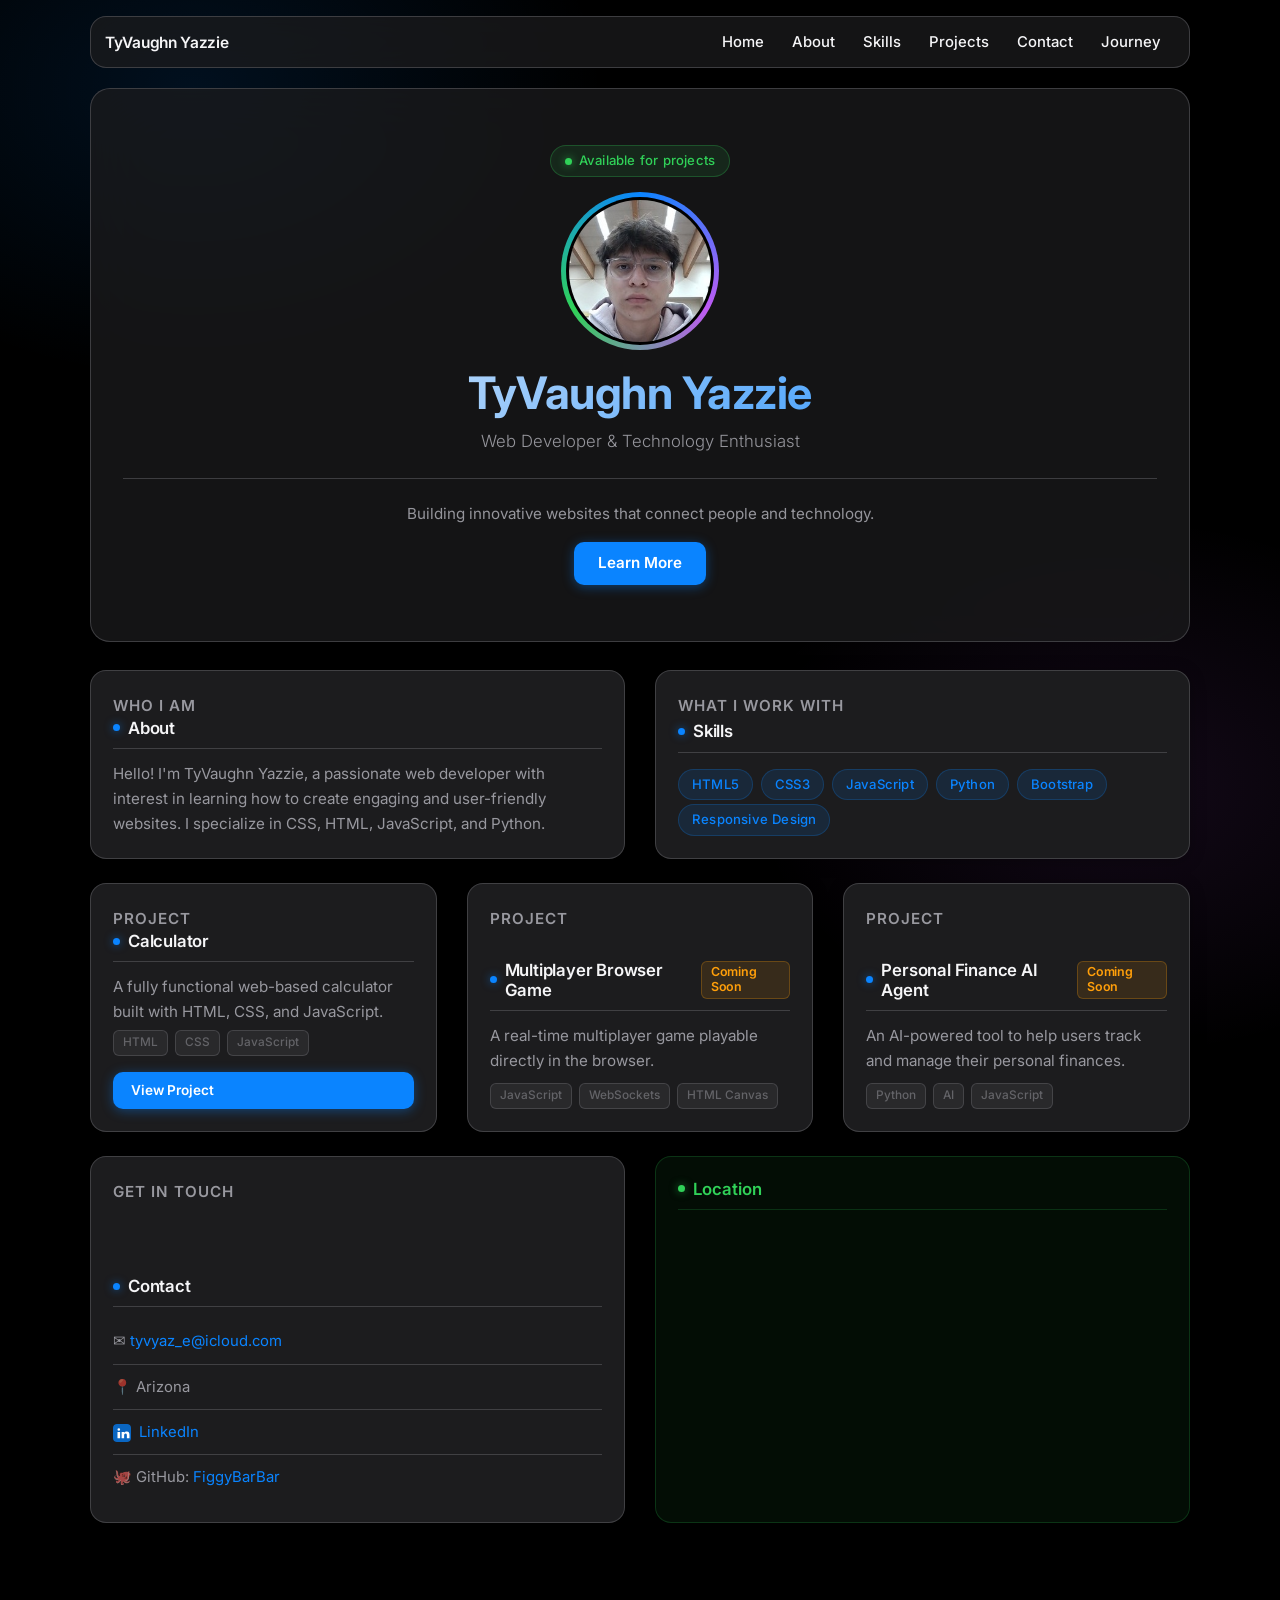
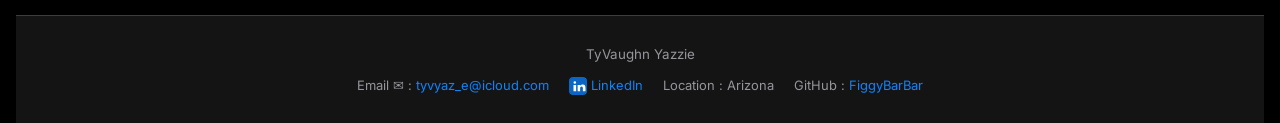
<file: index.html>
<!DOCTYPE html>
<!--
Name: TyVaughn Yazzie
File Name: index.html
Date: 4/29/2026
-->
<html lang="en">
<head>
  <meta charset="utf-8">
  <meta name="viewport" content="width=device-width, initial-scale=1, shrink-to-fit=no">
  <meta name="description" content="TyVaughn Yazzie's personal portfolio - web developer specializing in HTML, CSS, JavaScript, and Python.">
  <title>TyVaughn Yazzie | Web Developer Portfolio</title>

  <!-- Bootstrap 4 -->
  <link rel="stylesheet" href="https://cdn.jsdelivr.net/npm/bootstrap@4.6.2/dist/css/bootstrap.min.css">

  <!-- Google Fonts -->
  <link href="https://fonts.googleapis.com/css2?family=Inter:wght@300;400;500;600;700&display=swap" rel="stylesheet">

  <style>
    :root {
      --bg:        #000000;
      --panel:     #1c1c1e;
      --card:      #2c2c2e;
      --ink:       #f5f5f7;
      --secondary: rgba(235, 235, 245, 0.6);
      --tertiary:  rgba(235, 235, 245, 0.3);
      --accent:    #0a84ff;
      --purple:    #bf5af2;
      --green:     #30d158;
      --line:      rgba(84, 84, 88, 0.65);
      --glass:     rgba(28, 28, 30, 0.72);
    }

    *, *::before, *::after { box-sizing: border-box; }

    html { scroll-behavior: smooth; }

    body {
      background-color: var(--bg) !important;
      color: var(--ink) !important;
      font-family: -apple-system, BlinkMacSystemFont, 'SF Pro Display', 'Inter', 'Helvetica Neue', sans-serif !important;
      padding: 0 16px;
      -webkit-font-smoothing: antialiased;
      animation: fadeIn 0.5s ease;
    }

    a { color: var(--accent); text-decoration: none; transition: opacity 0.18s ease; }
    a:hover { opacity: 0.72; }

    /* Ambient blobs */
    body::before {
      content: '';
      position: fixed; top: -25%; left: -20%;
      width: 70%; height: 70%;
      background: radial-gradient(ellipse at center, rgba(10, 132, 255, 0.12) 0%, transparent 65%);
      pointer-events: none; z-index: -1;
    }
    body::after {
      content: '';
      position: fixed; bottom: -20%; right: -20%;
      width: 65%; height: 65%;
      background: radial-gradient(ellipse at center, rgba(191, 90, 242, 0.10) 0%, transparent 65%);
      pointer-events: none; z-index: -1;
    }

    /* Thin macOS scrollbar */
    ::-webkit-scrollbar { width: 5px; }
    ::-webkit-scrollbar-track { background: transparent; }
    ::-webkit-scrollbar-thumb { background: rgba(84, 84, 88, 0.5); border-radius: 3px; }

    /* Navbar */
    .navbar {
      background: var(--glass) !important;
      backdrop-filter: blur(20px);
      -webkit-backdrop-filter: blur(20px);
      border: 1px solid var(--line);
      border-radius: 16px;
      max-width: 1100px;
      margin: 16px auto 20px;
      padding: 6px 14px;
    }

    .navbar-brand {
      color: var(--ink) !important;
      font-weight: 600;
      font-size: 0.97rem;
      letter-spacing: -0.3px;
    }

    .nav-link {
      color: var(--ink) !important;
      font-weight: 500;
      font-size: 0.93em;
      border-radius: 10px;
      padding: 8px 14px !important;
      transition: background-color 0.18s ease, transform 0.15s ease;
    }

    .nav-link:hover {
      background-color: rgba(255, 255, 255, 0.08) !important;
      transform: translateY(-1px);
      opacity: 1 !important;
    }

    .navbar-toggler { border: none; }
    .navbar-toggler-icon {
      background-image: url("data:image/svg+xml,%3csvg xmlns='http://www.w3.org/2000/svg' width='30' height='30' viewBox='0 0 30 30'%3e%3cpath stroke='rgba(245,245,247,0.85)' stroke-linecap='round' stroke-miterlimit='10' stroke-width='2' d='M4 7h22M4 15h22M4 23h22'/%3e%3c/svg%3e");
    }

    /* Jumbotron */
    .jumbotron {
      background: var(--glass) !important;
      backdrop-filter: blur(30px);
      -webkit-backdrop-filter: blur(30px);
      border: 1px solid var(--line);
      border-radius: 20px !important;
      color: var(--ink) !important;
      text-align: center;
      padding: 56px 32px !important;
      max-width: 1100px;
      margin: 0 auto 28px;
    }

    /* Gradient hero title */
    .jumbotron h1 {
      font-size: clamp(1.8rem, 5vw, 2.8rem);
      font-weight: 700;
      letter-spacing: -0.5px;
      background: linear-gradient(135deg, #f5f5f7 0%, var(--accent) 50%, var(--purple) 100%);
      -webkit-background-clip: text;
      -webkit-text-fill-color: transparent;
      background-clip: text;
      animation: gradientShift 6s ease-in-out infinite;
      background-size: 200% 200%;
    }

    .jumbotron .lead { color: var(--secondary); font-size: 1.05rem; }
    .jumbotron hr { border-color: var(--line); }
    .jumbotron p { color: var(--secondary); font-size: 0.95rem; }

    /* Status badge */
    .status-badge {
      display: inline-flex;
      align-items: center;
      gap: 7px;
      background: rgba(48, 209, 88, 0.1);
      border: 1px solid rgba(48, 209, 88, 0.25);
      border-radius: 20px;
      padding: 5px 14px;
      font-size: 0.82em;
      font-weight: 500;
      color: var(--green);
      margin-bottom: 18px;
      letter-spacing: 0.2px;
    }

    .status-dot {
      width: 7px;
      height: 7px;
      border-radius: 50%;
      background: var(--green);
      box-shadow: 0 0 8px rgba(48, 209, 88, 0.7);
      animation: dotPulseGreen 2.5s ease-in-out infinite;
    }

    /* Profile picture with spinning gradient ring */
    .pfp-wrapper {
      position: relative;
      width: 152px;
      height: 152px;
      margin: 0 auto 20px;
      animation: float 5s ease-in-out infinite;
    }

    .pfp-wrapper::before {
      content: '';
      position: absolute;
      inset: -3px;
      border-radius: 50%;
      background: conic-gradient(from 0deg, var(--accent), var(--purple), var(--green), var(--accent));
      animation: spinRing 5s linear infinite;
      z-index: 0;
    }

    .pfp-wrapper::after {
      content: '';
      position: absolute;
      inset: 2px;
      border-radius: 50%;
      background: var(--bg);
      z-index: 1;
    }

    .pfp-hero {
      position: absolute;
      inset: 5px;
      width: calc(100% - 10px);
      height: calc(100% - 10px);
      object-fit: cover;
      border-radius: 50%;
      z-index: 2;
    }

    .btn-apple {
      background: var(--accent);
      color: #fff !important;
      border: none;
      border-radius: 10px;
      font-weight: 600;
      font-size: 0.95em;
      padding: 10px 24px;
      box-shadow: 0 2px 12px rgba(10, 132, 255, 0.4);
      transition: opacity 0.18s ease, transform 0.15s ease, box-shadow 0.18s ease;
      display: inline-block;
    }

    .btn-apple:hover {
      opacity: 0.86;
      transform: translateY(-1px);
      box-shadow: 0 4px 20px rgba(10, 132, 255, 0.5);
    }

    /* Main */
    .portfolio-main {
      max-width: 1100px;
      margin: 0 auto;
      padding-bottom: 24px;
    }

    /* Apple card */
    .apple-card {
      background: var(--panel);
      border: 1px solid var(--line);
      border-radius: 16px;
      padding: 22px;
      box-shadow: 0 2px 16px rgba(0, 0, 0, 0.3);
      transition: box-shadow 0.25s ease, transform 0.25s ease, border-color 0.25s ease;
      color: var(--ink);
      height: 100%;
      display: flex;
      flex-direction: column;
    }

    .apple-card:hover {
      box-shadow: 0 8px 32px rgba(0, 0, 0, 0.5), 0 0 0 1px rgba(10, 132, 255, 0.22);
      transform: translateY(-3px);
      border-color: rgba(10, 132, 255, 0.2);
    }

    .apple-card h2, .apple-card h5 {
      font-size: 1.05em;
      font-weight: 600;
      color: var(--ink);
      padding-bottom: 10px;
      border-bottom: 1px solid var(--line);
      margin-bottom: 12px;
      letter-spacing: -0.2px;
      display: flex;
      align-items: center;
      gap: 8px;
    }

    .apple-card h2::before, .apple-card h5::before {
      content: '';
      flex-shrink: 0;
      width: 7px; height: 7px;
      border-radius: 50%;
      background: var(--accent);
      box-shadow: 0 0 8px rgba(10, 132, 255, 0.6);
      animation: dotPulse 2.8s ease-in-out infinite;
    }

    .apple-card p {
      color: var(--secondary);
      font-size: 0.95em;
      line-height: 1.65;
      margin-bottom: 0;
      flex: 1;
    }

    /* Card category label */
    .card-label {
      font-size: 0.7em;
      font-weight: 600;
      text-transform: uppercase;
      letter-spacing: 1px;
      color: var(--tertiary);
      margin-bottom: 14px;
    }

    /* Green aside card */
    .apple-card-green {
      background: rgba(48, 209, 88, 0.06);
      border: 1px solid rgba(48, 209, 88, 0.2);
      border-radius: 16px;
      padding: 22px;
      box-shadow: 0 2px 16px rgba(0, 0, 0, 0.25);
      color: var(--ink);
      height: 100%;
      transition: box-shadow 0.25s ease, transform 0.25s ease;
    }

    .apple-card-green:hover {
      box-shadow: 0 8px 32px rgba(0, 0, 0, 0.4), 0 0 0 1px rgba(48, 209, 88, 0.2);
      transform: translateY(-3px);
    }

    .apple-card-green h2 {
      font-size: 1.05em;
      font-weight: 600;
      color: var(--green);
      padding-bottom: 10px;
      border-bottom: 1px solid rgba(48, 209, 88, 0.18);
      margin-bottom: 12px;
      display: flex;
      align-items: center;
      gap: 8px;
    }

    .apple-card-green h2::before {
      content: '';
      flex-shrink: 0;
      width: 7px; height: 7px;
      border-radius: 50%;
      background: var(--green);
      box-shadow: 0 0 8px rgba(48, 209, 88, 0.6);
    }

    /* Skill pills */
    .skill-pill {
      display: inline-block;
      padding: 5px 13px;
      border-radius: 20px;
      font-size: 0.82em;
      font-weight: 500;
      background: rgba(10, 132, 255, 0.12);
      color: var(--accent);
      border: 1px solid rgba(10, 132, 255, 0.22);
      margin: 4px 4px 0 0;
      letter-spacing: 0.2px;
      transition: background 0.18s ease, transform 0.15s ease;
    }

    .skill-pill:hover {
      background: rgba(10, 132, 255, 0.22);
      transform: translateY(-1px);
    }

    /* Project tech tags */
    .tech-tag {
      display: inline-block;
      padding: 3px 9px;
      border-radius: 6px;
      font-size: 0.74em;
      font-weight: 500;
      background: rgba(255, 255, 255, 0.06);
      color: var(--tertiary);
      border: 1px solid var(--line);
      margin: 6px 3px 0 0;
    }

    /* Coming soon badge */
    .badge-soon {
      display: inline-block;
      padding: 3px 9px;
      border-radius: 6px;
      font-size: 0.74em;
      font-weight: 600;
      background: rgba(255, 159, 10, 0.12);
      color: #ff9f0a;
      border: 1px solid rgba(255, 159, 10, 0.25);
      margin-left: 6px;
      vertical-align: middle;
    }

    /* Contact list */
    .contact-list {
      list-style: none;
      padding: 0;
      margin: 0;
    }

    .contact-list li {
      padding: 11px 0;
      border-bottom: 1px solid var(--line);
      font-size: 0.93em;
      color: var(--secondary);
      transition: color 0.18s ease;
    }

    .contact-list li:hover { color: var(--ink); }
    .contact-list li:last-child { border-bottom: none; }
    .contact-list a { color: var(--accent); }

    /* Map iframe */
    iframe {
      border: 0 !important;
      border-radius: 12px;
      width: 100%;
      margin-top: 12px;
    }

    /* Social icon */
    .social-icon {
      width: 18px; height: 18px;
      border-radius: 4px;
      display: inline-block;
      vertical-align: middle;
      margin-right: 4px;
    }

    /* Footer */
    footer {
      background: var(--glass) !important;
      backdrop-filter: blur(20px);
      -webkit-backdrop-filter: blur(20px);
      border-top: 1px solid var(--line);
      color: var(--secondary);
      text-align: center;
      padding: 28px 16px;
      margin-top: 44px;
      font-size: 0.88em;
    }

    footer p { color: var(--secondary); font-size: 0.95em; margin-bottom: 0; }

    footer ul {
      list-style: none;
      padding: 0;
      margin: 12px 0 0;
      display: flex;
      flex-wrap: wrap;
      justify-content: center;
      gap: 6px 20px;
    }

    footer li { color: var(--secondary); font-size: 0.92em; }
    footer a { color: var(--accent); }

    /* Scroll reveal */
    .reveal {
      opacity: 0;
      transform: translateY(20px);
      transition: opacity 0.55s cubic-bezier(0.4, 0, 0.2, 1),
                  transform 0.55s cubic-bezier(0.4, 0, 0.2, 1);
    }
    .reveal.visible {
      opacity: 1;
      transform: translateY(0);
    }

    /* Keyframes */
    @keyframes fadeIn {
      from { opacity: 0; transform: translateY(10px); }
      to   { opacity: 1; transform: translateY(0); }
    }
    @keyframes float {
      0%, 100% { transform: translateY(0); }
      50%       { transform: translateY(-7px); }
    }
    @keyframes spinRing {
      to { transform: rotate(360deg); }
    }
    @keyframes gradientShift {
      0%, 100% { background-position: 0% 50%; }
      50%       { background-position: 100% 50%; }
    }
    @keyframes dotPulse {
      0%, 100% { box-shadow: 0 0 6px rgba(10, 132, 255, 0.5); }
      50%       { box-shadow: 0 0 16px rgba(10, 132, 255, 1); }
    }
    @keyframes dotPulseGreen {
      0%, 100% { box-shadow: 0 0 6px rgba(48, 209, 88, 0.5); }
      50%       { box-shadow: 0 0 14px rgba(48, 209, 88, 1); }
    }
  </style>
</head>
<body>

<!-- Bootstrap Navbar -->
<nav class="navbar navbar-expand-md">
  <a class="navbar-brand" href="#">TyVaughn Yazzie</a>
  <button class="navbar-toggler" type="button" data-toggle="collapse" data-target="#mainNav"
    aria-controls="mainNav" aria-expanded="false" aria-label="Toggle navigation">
    <span class="navbar-toggler-icon"></span>
  </button>
  <div class="collapse navbar-collapse" id="mainNav">
    <ul class="navbar-nav ml-auto">
      <li class="nav-item"><a class="nav-link active" href="Index.html">Home</a></li>
      <li class="nav-item"><a class="nav-link" href="about.html">About</a></li>
      <li class="nav-item"><a class="nav-link" href="skills.html">Skills</a></li>
      <li class="nav-item"><a class="nav-link" href="projects.html">Projects</a></li>
      <li class="nav-item"><a class="nav-link" href="contact.html">Contact</a></li>
      <li class="nav-item"><a class="nav-link" href="journey.html">Journey</a></li>
    </ul>
  </div>
</nav>

<!-- Hero -->
<div class="jumbotron">
  <div class="status-badge">
    <span class="status-dot"></span>
    Available for projects
  </div>
  <div class="pfp-wrapper">
    <img src="images/tyvaughn.jpg" class="pfp-hero" alt="Picture of TyVaughn Yazzie">
  </div>
  <h1 class="display-4">TyVaughn Yazzie</h1>
  <p class="lead">Web Developer &amp; Technology Enthusiast</p>
  <hr class="my-4">
  <p>Building innovative websites that connect people and technology.</p>
  <a class="btn-apple btn-lg" href="about.html" role="button">Learn More</a>
</div>

<!-- Main Content -->
<main class="portfolio-main">
  <div class="row">

    <!-- About -->
    <div class="col-md-6 mb-4 reveal">
      <div class="apple-card">
        <p class="card-label">Who I am</p>
        <h2>About</h2>
        <p>
          Hello! I'm TyVaughn Yazzie, a passionate web developer with interest
          in learning how to create engaging and user-friendly websites.
          I specialize in CSS, HTML, JavaScript, and Python.
        </p>
      </div>
    </div>

    <!-- Skills -->
    <div class="col-md-6 mb-4 reveal">
      <div class="apple-card">
        <p class="card-label">What I work with</p>
        <h2>Skills</h2>
        <div>
          <span class="skill-pill">HTML5</span>
          <span class="skill-pill">CSS3</span>
          <span class="skill-pill">JavaScript</span>
          <span class="skill-pill">Python</span>
          <span class="skill-pill">Bootstrap</span>
          <span class="skill-pill">Responsive Design</span>
        </div>
      </div>
    </div>

    <!-- Projects -->
    <div class="col-md-4 mb-4 reveal">
      <div class="apple-card">
        <p class="card-label">Project</p>
        <h5>Calculator</h5>
        <p>A fully functional web-based calculator built with HTML, CSS, and JavaScript.</p>
        <div>
          <span class="tech-tag">HTML</span>
          <span class="tech-tag">CSS</span>
          <span class="tech-tag">JavaScript</span>
        </div>
        <a class="btn-apple" href="calculator.html" style="margin-top:16px;font-size:0.85em;padding:8px 18px;">View Project</a>
      </div>
    </div>

    <div class="col-md-4 mb-4 reveal">
      <div class="apple-card">
        <p class="card-label">Project</p>
        <h5>Multiplayer Browser Game <span class="badge-soon">Coming Soon</span></h5>
        <p>A real-time multiplayer game playable directly in the browser.</p>
        <div>
          <span class="tech-tag">JavaScript</span>
          <span class="tech-tag">WebSockets</span>
          <span class="tech-tag">HTML Canvas</span>
        </div>
      </div>
    </div>

    <div class="col-md-4 mb-4 reveal">
      <div class="apple-card">
        <p class="card-label">Project</p>
        <h5>Personal Finance AI Agent <span class="badge-soon">Coming Soon</span></h5>
        <p>An AI-powered tool to help users track and manage their personal finances.</p>
        <div>
          <span class="tech-tag">Python</span>
          <span class="tech-tag">AI</span>
          <span class="tech-tag">JavaScript</span>
        </div>
      </div>
    </div>

    <!-- Contact info -->
    <div class="col-md-6 mb-4 reveal">
      <div class="apple-card">
        <p class="card-label">Get in touch</p>
        <h2>Contact</h2>
        <ul class="contact-list">
          <li>&#9993; <a href="mailto:tyvyaz_e@icloud.com">tyvyaz_e@icloud.com</a></li>
          <li>&#128205; Arizona</li>
          <li>
            <img src="images/linkedin-icon.svg" alt="LinkedIn" class="social-icon">
            <a href="https://www.linkedin.com" target="_blank" rel="noopener noreferrer">LinkedIn</a>
          </li>
          <li>&#128025; GitHub: <a href="https://github.com/FiggyBarBar" target="_blank" rel="noopener noreferrer">FiggyBarBar</a></li>
        </ul>
      </div>
    </div>

    <!-- Location map -->
    <div class="col-md-6 mb-4 reveal">
      <div class="apple-card-green">
        <h2>Location</h2>
        <iframe
          src="https://www.google.com/maps/embed?pb=!1m18!1m12!1m3!1d12791.342087439196!2d-110.2560750891092!3d36.7265112562837!2m3!1f0!2f0!3f0!3m2!1i1024!2i768!4f13.1!3m3!1m2!1s0x8730d751ca576f1b%3A0x8605087bd82fc8f3!2sMonument%20Valley%20High%20School!5e0!3m2!1sen!2sus!4v1770869605695!5m2!1sen!2sus"
          height="260"
          loading="lazy"
          referrerpolicy="no-referrer-when-downgrade">
        </iframe>
      </div>
    </div>

  </div>
</main>

<!-- Footer -->
<footer>
  <p>TyVaughn Yazzie</p>
  <ul>
    <li>Email &#9993; : <a href="mailto:tyvyaz_e@icloud.com">tyvyaz_e@icloud.com</a></li>
    <li>
      <a href="https://www.linkedin.com" target="_blank" rel="noopener noreferrer" aria-label="LinkedIn">
        <img src="images/linkedin-icon.svg" alt="LinkedIn" class="social-icon">LinkedIn
      </a>
    </li>
    <li>Location : Arizona</li>
    <li>GitHub : <a href="https://github.com/FiggyBarBar" target="_blank" rel="noopener noreferrer">FiggyBarBar</a></li>
  </ul>
</footer>

<!-- Bootstrap JS -->
<script src="https://cdn.jsdelivr.net/npm/jquery@3.5.1/dist/jquery.slim.min.js"></script>
<script src="https://cdn.jsdelivr.net/npm/bootstrap@4.6.2/dist/js/bootstrap.bundle.min.js"></script>
<script>
  const observer = new IntersectionObserver((entries) => {
    entries.forEach((entry, i) => {
      if (entry.isIntersecting) {
        setTimeout(() => entry.target.classList.add('visible'), i * 80);
        observer.unobserve(entry.target);
      }
    });
  }, { threshold: 0.1 });

  document.querySelectorAll('.reveal').forEach(el => observer.observe(el));
</script>
</body>
</html>
</file>
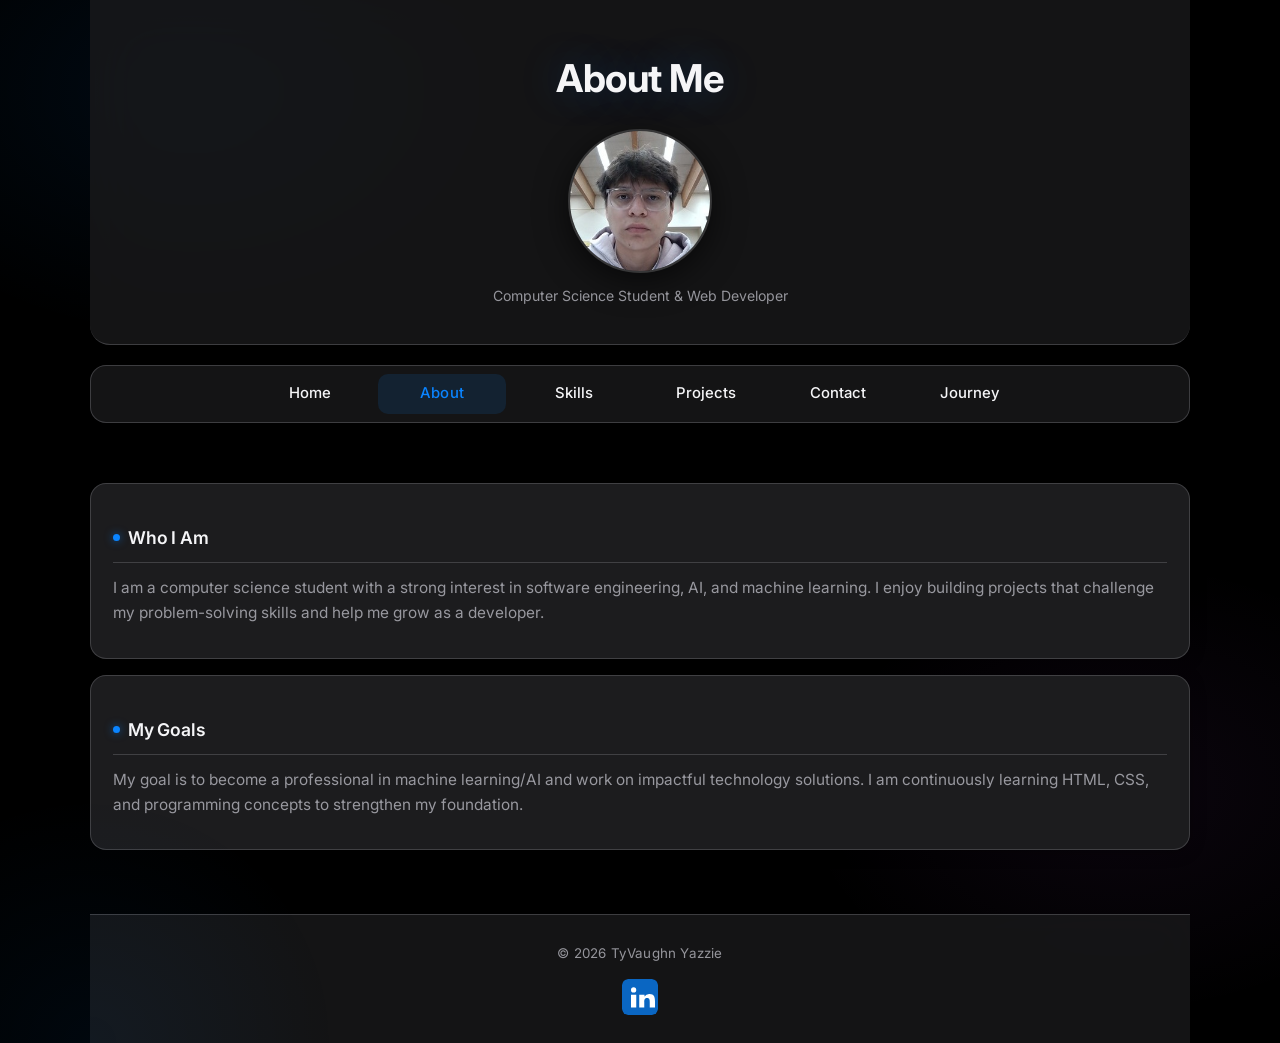
<file: about.html>
<!DOCTYPE html>
<!--
Name: TyVaughn Yazzie
File Name: about.html
Date: 3/24/2026
-->

<html lang="en">
<head>
  <meta charset="UTF-8">
  <title>About Me | TyVaughn Yazzie</title>
  <meta name="description" content="Learn about TyVaughn Yazzie — a computer science student passionate about software engineering, AI, and machine learning.">
  <meta name="viewport" content="width=device-width, initial-scale=1.0">
  <link rel="stylesheet" href="css/styles.css">
  <link href="https://fonts.googleapis.com/css2?family=Poppins:wght@400;600&display=swap" rel="stylesheet">
</head>

<body>

<header>
  <h1>About Me</h1>
  <figure>
    <img src="images/tyvaughn.jpg" class="pfp" alt="Picture of TyVaughn Yazzie">
    <figcaption>Computer Science Student &amp; Web Developer</figcaption>
  </figure>
</header>

<nav>
  <button class="hamburger" id="hamburger" aria-label="Toggle navigation" aria-expanded="false">
    <span></span>
    <span></span>
    <span></span>
  </button>
  <ul>
    <li><a href="index.html">Home</a></li>
    <li><a href="about.html">About</a></li>
    <li><a href="skills.html">Skills</a></li>
    <li><a href="projects.html">Projects</a></li>
    <li><a href="contact.html">Contact</a></li>
    <li><a href="journey.html">Journey</a></li>
  </ul>
</nav>

<!-- Mobile View Content -->
<main class="mobile-section">

  <section>
    <h2>Who I Am</h2>
    <p>
      I am a computer science student with a strong interest in software engineering,
      AI, and machine learning. I enjoy building projects that challenge my problem-solving
      skills and help me grow as a developer.
    </p>
  </section>

  <section>
    <h2>My Goals</h2>
    <p>
      My goal is to become a professional in machine learning/AI and work on impactful
      technology solutions. I am continuously learning HTML, CSS, and programming
      concepts to strengthen my foundation.
    </p>
  </section>

</main>

<!-- Tablet/Desktop View Content -->
<main class="desktop-section">

  <section>
    <h2>Who I Am</h2>
    <p>
      I am a computer science student with a strong interest in software engineering,
      AI, and machine learning. I enjoy building projects that challenge my problem-solving
      skills and help me grow as a developer.
    </p>
  </section>

  <section>
    <h2>My Goals</h2>
    <p>
      My goal is to become a professional in machine learning/AI and work on impactful
      technology solutions. I am continuously learning HTML, CSS, and programming
      concepts to strengthen my foundation.
    </p>
  </section>

</main>

<footer>
  <p>&copy; 2026 TyVaughn Yazzie</p>
  <div class="social-icons">
    <a href="https://www.linkedin.com" target="_blank" rel="noopener noreferrer" class="social-icon-link" aria-label="LinkedIn">
      <img src="images/linkedin-icon.svg" alt="LinkedIn" class="social-icon">
    </a>
  </div>
</footer>

<script src="script.js"></script>
</body>
</html>
</file>
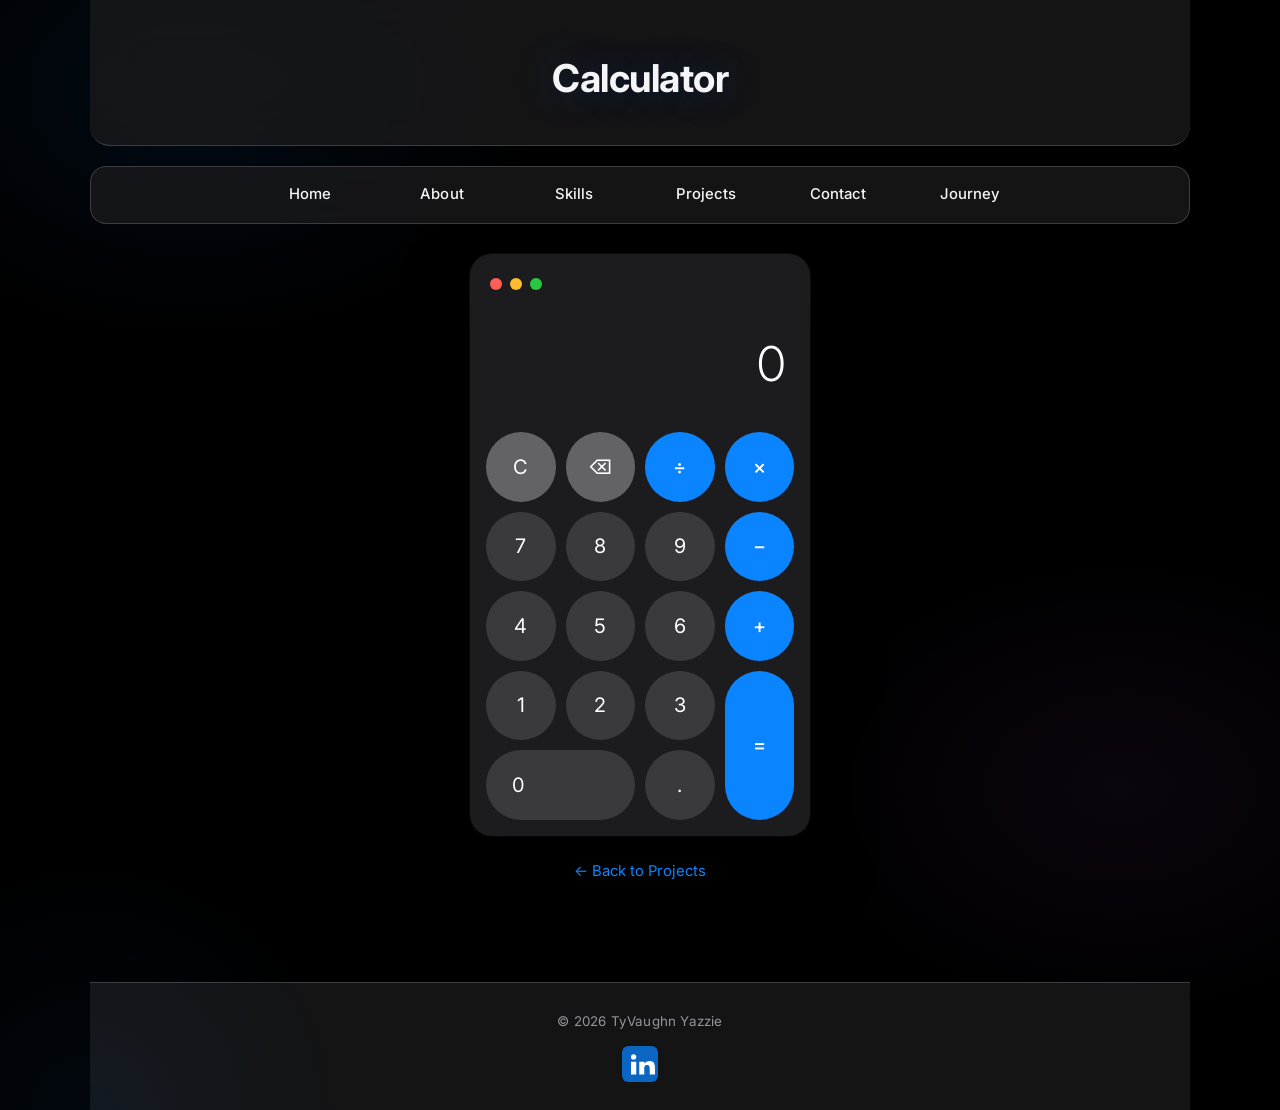
<file: calculator.html>
<!DOCTYPE html>
<!--
Name: TyVaughn Yazzie
File Name: calculator.html
Date: 3/24/2026
-->

<html lang="en">
<head>
  <meta charset="UTF-8">
  <title>Calculator App | TyVaughn Yazzie</title>
  <meta name="description" content="An interactive calculator application built with HTML, CSS, and JavaScript by TyVaughn Yazzie, featuring a macOS-inspired dark design.">
  <meta name="viewport" content="width=device-width, initial-scale=1.0">
  <link rel="stylesheet" href="css/styles.css">
  <link href="https://fonts.googleapis.com/css2?family=Poppins:wght@400;600&display=swap" rel="stylesheet">
  <link rel="icon" type="image/png" href="images/favicon.png">
  <style>

    /* centers the calc and caps its width */
    .calc-wrapper {
      max-width: 340px;
      margin: 30px auto;
      padding: 0 12px;
    }

    /* looks like the macOS Calculator window */
    .calc {
      background: #1c1c1e;
      border-radius: 22px;
      padding: 20px 16px 16px;
      box-shadow: 0 24px 64px rgba(0, 0, 0, 0.75), 0 0 0 1px rgba(255, 255, 255, 0.06);
    }

    /* transparent display so numbers float on the dark bg */
    .display {
      background: transparent;
      padding: 16px 8px 14px;
      margin-bottom: 12px;
      text-align: right;
      min-height: 90px;
    }

    .display-expression {
      font-family: -apple-system, BlinkMacSystemFont, 'SF Pro Display', 'Inter', sans-serif;
      font-size: 0.85em;
      color: rgba(235, 235, 245, 0.4);
      min-height: 22px;
      word-break: break-all;
    }

    /* thin light number like macOS Calculator */
    .display-result {
      font-family: -apple-system, BlinkMacSystemFont, 'SF Pro Display', 'Inter', sans-serif;
      font-size: 3em;
      font-weight: 300;
      color: #ffffff;
      word-break: break-all;
      line-height: 1.1;
    }

    /* 4 column grid for the buttons */
    .buttons {
      display: grid;
      grid-template-columns: repeat(4, 1fr);
      gap: 10px;
    }

    /* circular number buttons */
    .btn-calc {
      font-family: -apple-system, BlinkMacSystemFont, 'SF Pro Display', 'Inter', sans-serif;
      font-size: 1.25em;
      font-weight: 400;
      padding: 0;
      border: none;
      border-radius: 50%;
      background: #3a3a3c;
      color: #ffffff;
      cursor: pointer;
      aspect-ratio: 1;
      display: flex;
      align-items: center;
      justify-content: center;
      box-shadow: none;
      transition: opacity 0.12s ease, transform 0.08s ease;
    }

    .btn-calc:active {
      opacity: 0.5;
      transform: scale(0.92);
    }

    /* +, -, ×, ÷ are blue */
    .btn-operator {
      background: #0a84ff;
      color: #ffffff;
      font-weight: 500;
    }

    /* C and backspace are function-gray */
    .btn-clear {
      background: #636366;
      color: #ffffff;
    }

    /* = spans 2 rows so it can't be a circle - make it a tall pill */
    .btn-equals {
      background: #0a84ff;
      color: #ffffff;
      font-weight: 500;
      aspect-ratio: unset;
      border-radius: 40px;
    }

    /* 0 is a wide pill spanning 2 columns */
    .btn-zero {
      grid-column: span 2;
      border-radius: 40px;
      aspect-ratio: unset;
      justify-content: flex-start;
      padding-left: 26px;
    }

    /* macOS window traffic light dots */
    .window-controls {
      display: flex;
      gap: 8px;
      padding: 4px 4px 10px;
    }

    .wc-dot {
      width: 12px;
      height: 12px;
      border-radius: 50%;
    }

    .wc-red    { background: #ff5f57; }
    .wc-yellow { background: #febc2e; }
    .wc-green  { background: #28c840; }

    /* back to projects link */
    .back-link-wrap {
      text-align: center;
      margin-top: 22px;
    }

    .back-link-wrap a {
      font-size: 0.93em;
      color: #0a84ff;
    }

    .back-link-wrap a:hover {
      opacity: 0.72;
    }

  </style>
</head>

<body>

<header>
  <h1>Calculator</h1>
</header>

<nav>
  <button class="hamburger" id="hamburger" aria-label="Toggle navigation" aria-expanded="false">
    <span></span>
    <span></span>
    <span></span>
  </button>
  <ul>
    <li><a href="index.html">Home</a></li>
    <li><a href="about.html">About</a></li>
    <li><a href="skills.html">Skills</a></li>
    <li><a href="projects.html">Projects</a></li>
    <li><a href="contact.html">Contact</a></li>
    <li><a href="journey.html">Journey</a></li>
  </ul>
</nav>

<main>
  <div class="calc-wrapper">
    <div class="calc">

      <!-- macOS window chrome dots -->
      <div class="window-controls">
        <span class="wc-dot wc-red"></span>
        <span class="wc-dot wc-yellow"></span>
        <span class="wc-dot wc-green"></span>
      </div>

      <!-- screen that shows what you're typing -->
      <div class="display">
        <div class="display-expression" id="expression"></div>
        <div class="display-result" id="result">0</div>
      </div>

      <!-- all the buttons -->
      <div class="buttons">

        <!-- clear and operators up top -->
        <button class="btn-calc btn-clear" onclick="clearAll()">C</button>
        <button class="btn-calc btn-clear" onclick="deleteLast()">⌫</button>
        <button class="btn-calc btn-operator" onclick="inputOperator('/')">÷</button>
        <button class="btn-calc btn-operator" onclick="inputOperator('*')">×</button>

        <!-- 7 8 9 -->
        <button class="btn-calc" onclick="inputNumber('7')">7</button>
        <button class="btn-calc" onclick="inputNumber('8')">8</button>
        <button class="btn-calc" onclick="inputNumber('9')">9</button>
        <button class="btn-calc btn-operator" onclick="inputOperator('-')">−</button>

        <!-- 4 5 6 -->
        <button class="btn-calc" onclick="inputNumber('4')">4</button>
        <button class="btn-calc" onclick="inputNumber('5')">5</button>
        <button class="btn-calc" onclick="inputNumber('6')">6</button>
        <button class="btn-calc btn-operator" onclick="inputOperator('+')">+</button>

        <!-- 1 2 3 and equals -->
        <button class="btn-calc" onclick="inputNumber('1')">1</button>
        <button class="btn-calc" onclick="inputNumber('2')">2</button>
        <button class="btn-calc" onclick="inputNumber('3')">3</button>

        <!-- equals is tall so it lines up with 0 and decimal too -->
        <button class="btn-calc btn-equals" style="grid-row: span 2;" onclick="calculate()">=</button>

        <!-- 0 is wide, decimal finishes it off -->
        <button class="btn-calc btn-zero" onclick="inputNumber('0')">0</button>
        <button class="btn-calc" onclick="inputDecimal()">.</button>

      </div>
    </div>

    <div class="back-link-wrap">
      <a href="projects.html">← Back to Projects</a>
    </div>
  </div>
</main>

<footer>
  <p>&copy; 2026 TyVaughn Yazzie</p>
  <div class="social-icons">
    <a href="https://www.linkedin.com" target="_blank" rel="noopener noreferrer" class="social-icon-link" aria-label="LinkedIn">
      <img src="images/linkedin-icon.svg" alt="LinkedIn" class="social-icon">
    </a>
  </div>
</footer>

<script>

  let expression = '';       // what the user has typed so far
  let justCalculated = false; // so typing after = starts fresh

  function inputNumber(num) {
    if (justCalculated) {
      expression = '';
      justCalculated = false;
    }
    expression += num;
    document.getElementById('result').textContent = expression;
    document.getElementById('expression').textContent = '';
  }

  function inputOperator(op) {
    justCalculated = false;
    if (expression === '') return;
    // swap it out if they typed two operators in a row
    if ('+-*/'.includes(expression.slice(-1))) {
      expression = expression.slice(0, -1);
    }
    expression += op;
    document.getElementById('result').textContent = expression;
    document.getElementById('expression').textContent = '';
  }

  function inputDecimal() {
    if (justCalculated) {
      expression = '0';
      justCalculated = false;
    }
    // grab the last number to check if it already has a decimal
    const parts = expression.split(/[+\-*/]/);
    const lastPart = parts[parts.length - 1];
    if (lastPart.includes('.')) return;
    if (lastPart === '') expression += '0'; // e.g. typing "." alone becomes "0."
    expression += '.';
    document.getElementById('result').textContent = expression;
  }

  function deleteLast() {
    expression = expression.slice(0, -1);
    document.getElementById('result').textContent = expression || '0';
    document.getElementById('expression').textContent = '';
    justCalculated = false;
  }

  function clearAll() {
    expression = '';
    document.getElementById('result').textContent = '0';
    document.getElementById('expression').textContent = '';
    justCalculated = false;
  }

  function calculate() {
    if (!expression || '+-*/'.includes(expression.slice(-1))) return;
    try {
      document.getElementById('expression').textContent = expression + ' =';
      const result = Function('"use strict"; return (' + expression + ')')();
      // rounding fixes stuff like 0.1 + 0.2 showing as 0.30000000004
      const rounded = Math.round(result * 1e10) / 1e10;
      document.getElementById('result').textContent = rounded;
      expression = String(rounded);
      justCalculated = true;
    } catch (e) {
      document.getElementById('result').textContent = 'Error';
      expression = '';
      justCalculated = true;
    }
  }

</script>

<script src="script.js"></script>
</body>
</html>
</file>
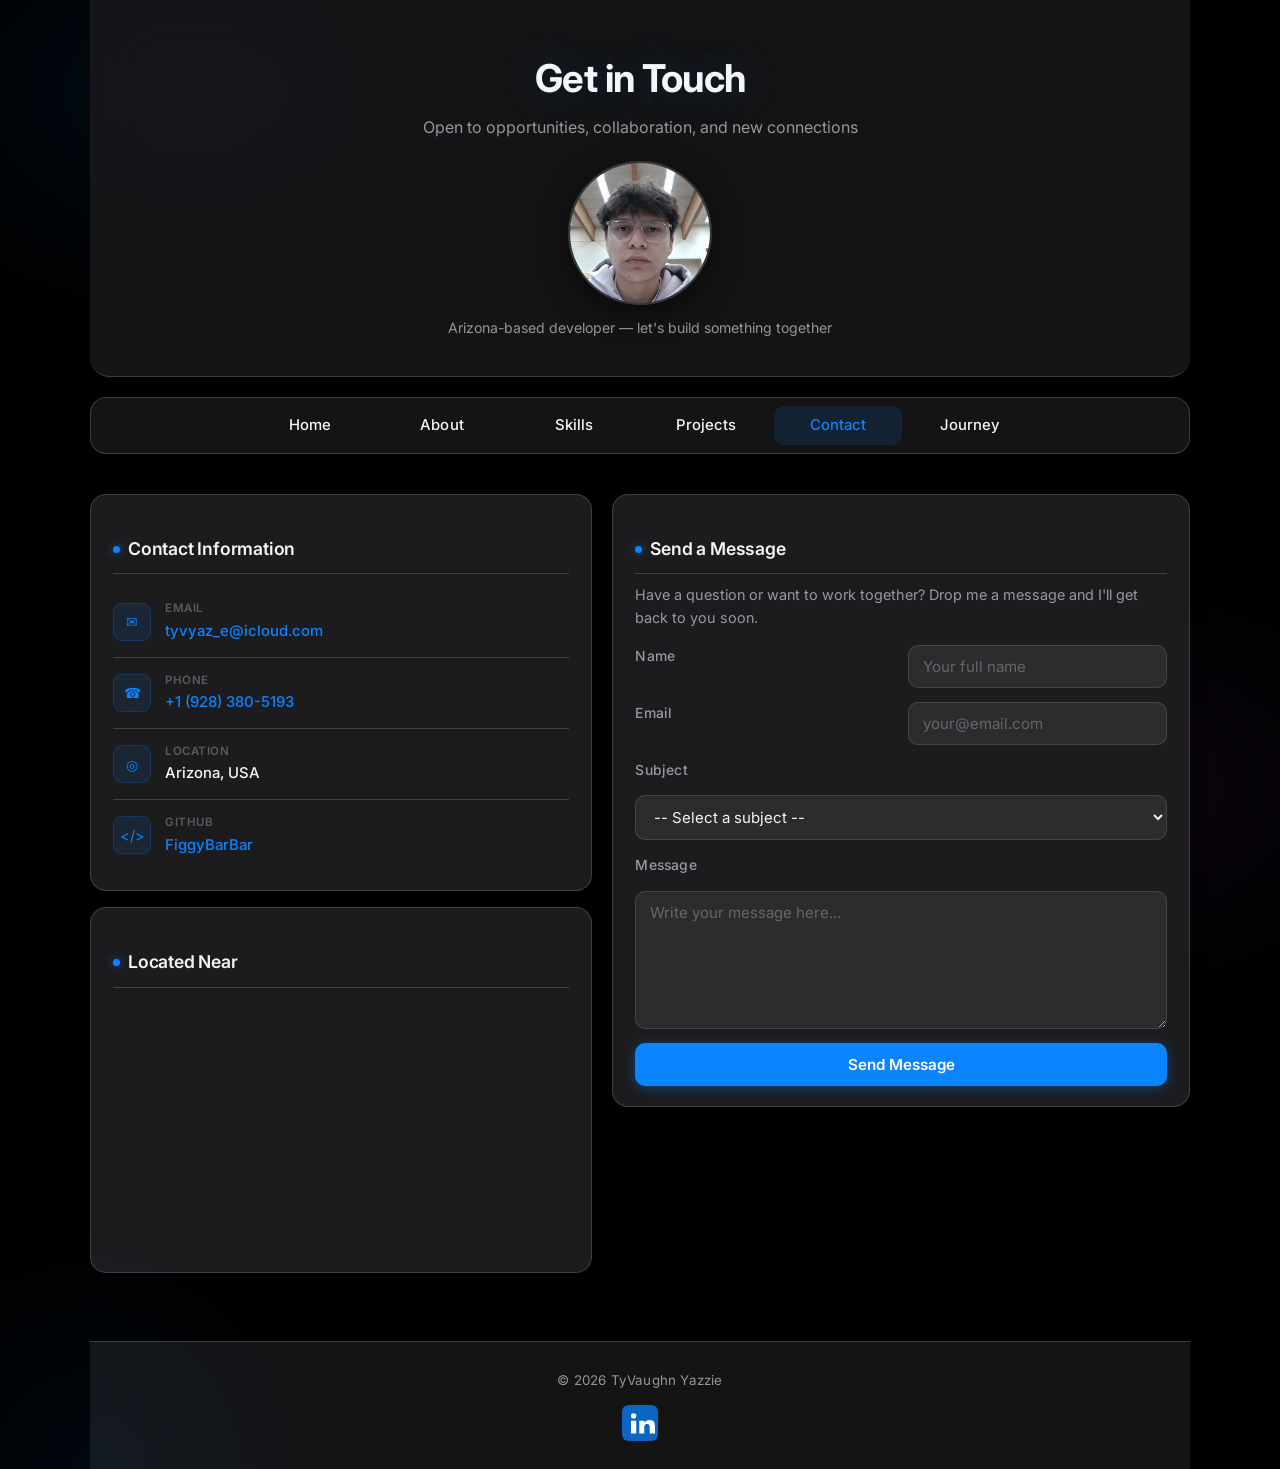
<file: contact.html>
<!DOCTYPE html>
<!--
Name: TyVaughn Yazzie
File Name: contact.html
Date: 3/24/2026
-->

<html lang="en">
<head>
  <meta charset="UTF-8">
  <title>Contact | TyVaughn Yazzie</title>
  <meta name="description" content="Get in touch with TyVaughn Yazzie. Send a message, find contact details, or connect on GitHub for job opportunities and collaboration.">
  <meta name="viewport" content="width=device-width, initial-scale=1.0">
  <link rel="stylesheet" href="css/styles.css">
</head>

<body>

<header>
  <h1>Get in Touch</h1>
  <h2>Open to opportunities, collaboration, and new connections</h2>
  <figure>
    <img src="images/tyvaughn.jpg" class="pfp" alt="Picture of TyVaughn Yazzie">
    <figcaption>Arizona-based developer — let's build something together</figcaption>
  </figure>
</header>

<nav>
  <button class="hamburger" id="hamburger" aria-label="Toggle navigation" aria-expanded="false">
    <span></span>
    <span></span>
    <span></span>
  </button>
  <ul>
    <li><a href="index.html">Home</a></li>
    <li><a href="about.html">About</a></li>
    <li><a href="skills.html">Skills</a></li>
    <li><a href="projects.html">Projects</a></li>
    <li><a href="contact.html">Contact</a></li>
    <li><a href="journey.html">Journey</a></li>
  </ul>
</nav>

<main>
  <div class="contact-grid">

    <!-- Left column: info + map -->
    <div class="contact-left">

      <section id="contact-info">
        <h2>Contact Information</h2>

        <div class="contact-info-row">
          <span class="contact-icon">✉</span>
          <div class="contact-detail">
            <span class="contact-label">Email</span>
            <a href="mailto:tyvyaz_e@icloud.com" class="contact-value">tyvyaz_e@icloud.com</a>
          </div>
        </div>

        <div class="contact-info-row">
          <span class="contact-icon">☎</span>
          <div class="contact-detail">
            <span class="contact-label">Phone</span>
            <a href="tel:+19283805193" class="contact-value">+1 (928) 380-5193</a>
          </div>
        </div>

        <div class="contact-info-row">
          <span class="contact-icon">◎</span>
          <div class="contact-detail">
            <span class="contact-label">Location</span>
            <span class="contact-value">Arizona, USA</span>
          </div>
        </div>

        <div class="contact-info-row">
          <span class="contact-icon">&lt;/&gt;</span>
          <div class="contact-detail">
            <span class="contact-label">GitHub</span>
            <a href="https://github.com/FiggyBarBar" target="_blank" rel="noopener noreferrer" class="contact-value">FiggyBarBar</a>
          </div>
        </div>

      </section>

      <section id="contact-map">
        <h2>Located Near</h2>
        <iframe
          class="map-embed"
          src="https://www.google.com/maps/embed?pb=!1m18!1m12!1m3!1d12791.342087439196!2d-110.2560750891092!3d36.7265112562837!2m3!1f0!2f0!3f0!3m2!1i1024!2i768!4f13.1!3m3!1m2!1s0x8730d751ca576f1b%3A0x8605087bd82fc8f3!2sMonument%20Valley%20High%20School!5e0!3m2!1sen!2sus!4v1770869605695!5m2!1sen!2sus"
          loading="lazy"
          referrerpolicy="no-referrer-when-downgrade"
          title="Map showing Monument Valley area, Arizona">
        </iframe>
      </section>

    </div>

    <!-- Right column: message form -->
    <section id="contact-form">
      <h2>Send a Message</h2>
      <p class="form-intro">Have a question or want to work together? Drop me a message and I'll get back to you soon.</p>

      <form action="#" method="post" class="contact-form">

        <label for="name">Name</label>
        <input type="text" id="name" name="name" placeholder="Your full name" required>

        <label for="email">Email</label>
        <input type="email" id="email" name="email" placeholder="your@email.com" required>

        <label for="subject">Subject</label>
        <select id="subject" name="subject">
          <option value="">-- Select a subject --</option>
          <option value="general">General Inquiry</option>
          <option value="job">Job Opportunity</option>
          <option value="collaboration">Collaboration</option>
          <option value="other">Other</option>
        </select>

        <label for="message">Message</label>
        <textarea id="message" name="message" rows="6" placeholder="Write your message here..."></textarea>

        <button type="submit" class="submit-btn">Send Message</button>

      </form>
    </section>

  </div>
</main>

<footer>
  <p>&copy; 2026 TyVaughn Yazzie</p>
  <div class="social-icons">
    <a href="https://www.linkedin.com" target="_blank" rel="noopener noreferrer" class="social-icon-link" aria-label="LinkedIn">
      <img src="images/linkedin-icon.svg" alt="LinkedIn" class="social-icon">
    </a>
  </div>
</footer>

<script src="script.js"></script>
</body>
</html>
</file>
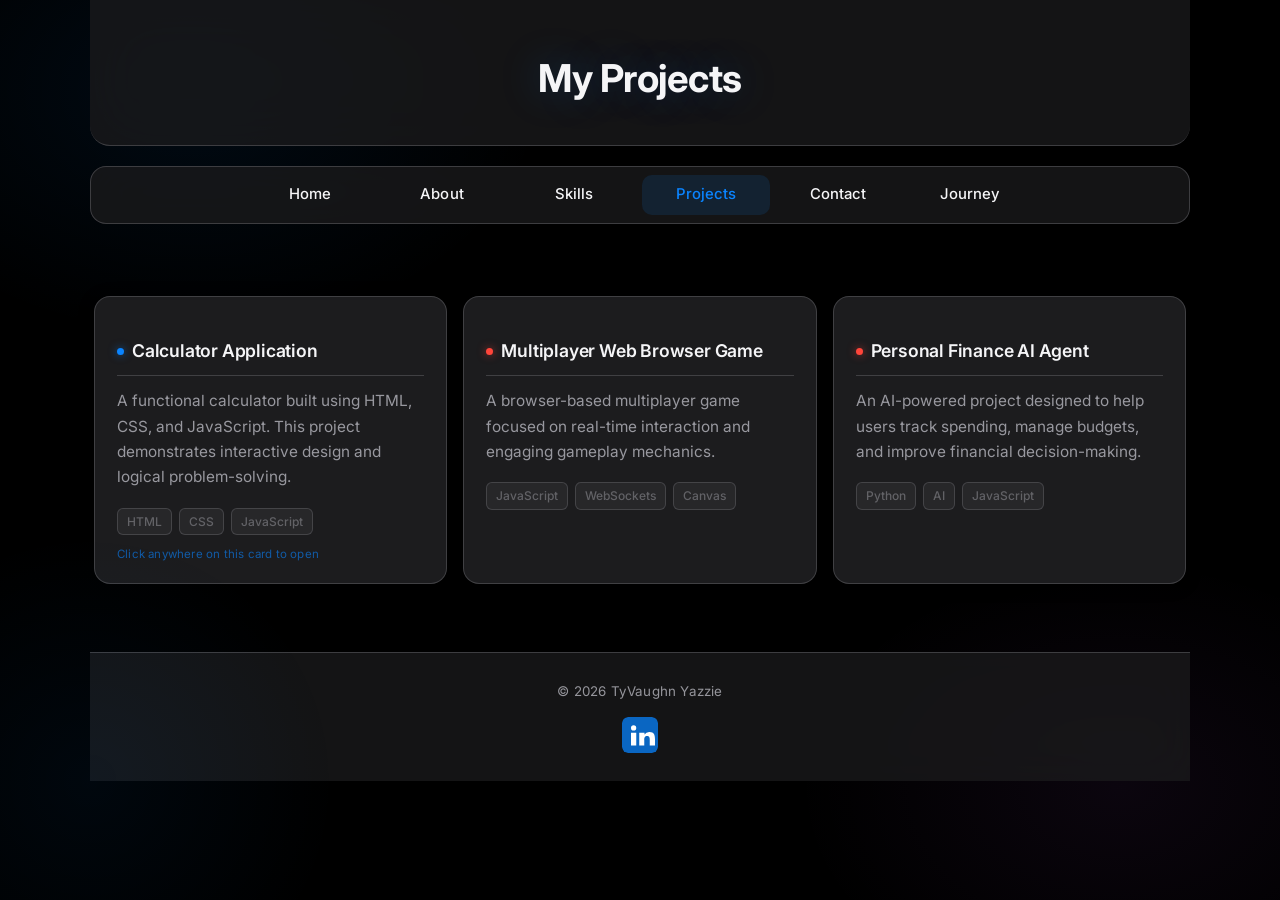
<file: projects.html>
<!DOCTYPE html>
<!--
Name: TyVaughn Yazzie
File Name: projects.html
Date: 3/24/2026
-->

<html lang="en">
<head>
  <meta charset="UTF-8">
  <title>Projects | TyVaughn Yazzie</title>
  <meta name="description" content="Browse TyVaughn Yazzie's projects including a JavaScript calculator, a multiplayer web browser game, and a personal finance AI agent.">
  <meta name="viewport" content="width=device-width, initial-scale=1.0">
  <link rel="stylesheet" href="css/styles.css">
  <link href="https://fonts.googleapis.com/css2?family=Poppins:wght@400;600&display=swap" rel="stylesheet">
</head>

<body>

<header>
  <h1>My Projects</h1>
</header>

<nav>
  <button class="hamburger" id="hamburger" aria-label="Toggle navigation" aria-expanded="false">
    <span></span>
    <span></span>
    <span></span>
  </button>
  <ul>
    <li><a href="index.html">Home</a></li>
    <li><a href="about.html">About</a></li>
    <li><a href="skills.html">Skills</a></li>
    <li><a href="projects.html">Projects</a></li>
    <li><a href="contact.html">Contact</a></li>
    <li><a href="journey.html">Journey</a></li>
  </ul>
</nav>

<!-- Mobile View Content -->
<main class="mobile-section">
  <article id="projects">

    <section class="clickable-card" onclick="location.href='calculator.html'">
      <h2>Calculator Application</h2>
      <p>
        A functional calculator built using HTML, CSS, and JavaScript.
        This project demonstrates interactive design and logical problem-solving.
      </p>
      <span class="click-hint">Click anywhere on this card to open</span>
    </section>

    <section class="not-ready">
      <h2>Multiplayer Web Browser Game</h2>
      <p>
        A browser-based multiplayer game focused on real-time interaction
        and engaging gameplay mechanics.
      </p>
    </section>

    <section class="not-ready">
      <h2>Personal Finance AI Agent</h2>
      <p>
        An AI-powered project designed to help users track spending,
        manage budgets, and improve financial decision-making.
      </p>
    </section>

  </article>
</main>

<!-- Tablet/Desktop View Content -->
<main class="desktop-section">
  <article class="grid" id="projects">

    <section class="clickable-card" onclick="location.href='calculator.html'">
      <h2>Calculator Application</h2>
      <p>
        A functional calculator built using HTML, CSS, and JavaScript.
        This project demonstrates interactive design and logical problem-solving.
      </p>
      <div>
        <span class="tech-tag">HTML</span>
        <span class="tech-tag">CSS</span>
        <span class="tech-tag">JavaScript</span>
      </div>
      <span class="click-hint">Click anywhere on this card to open</span>
    </section>

    <section class="not-ready">
      <h2>Multiplayer Web Browser Game</h2>
      <p>
        A browser-based multiplayer game focused on real-time interaction
        and engaging gameplay mechanics.
      </p>
      <div>
        <span class="tech-tag">JavaScript</span>
        <span class="tech-tag">WebSockets</span>
        <span class="tech-tag">Canvas</span>
      </div>
    </section>

    <section class="not-ready">
      <h2>Personal Finance AI Agent</h2>
      <p>
        An AI-powered project designed to help users track spending,
        manage budgets, and improve financial decision-making.
      </p>
      <div>
        <span class="tech-tag">Python</span>
        <span class="tech-tag">AI</span>
        <span class="tech-tag">JavaScript</span>
      </div>
    </section>

  </article>
</main>

<footer>
  <p>&copy; 2026 TyVaughn Yazzie</p>
  <div class="social-icons">
    <a href="https://www.linkedin.com" target="_blank" rel="noopener noreferrer" class="social-icon-link" aria-label="LinkedIn">
      <img src="images/linkedin-icon.svg" alt="LinkedIn" class="social-icon">
    </a>
  </div>
</footer>

<script src="script.js"></script>
</body>
</html>
</file>
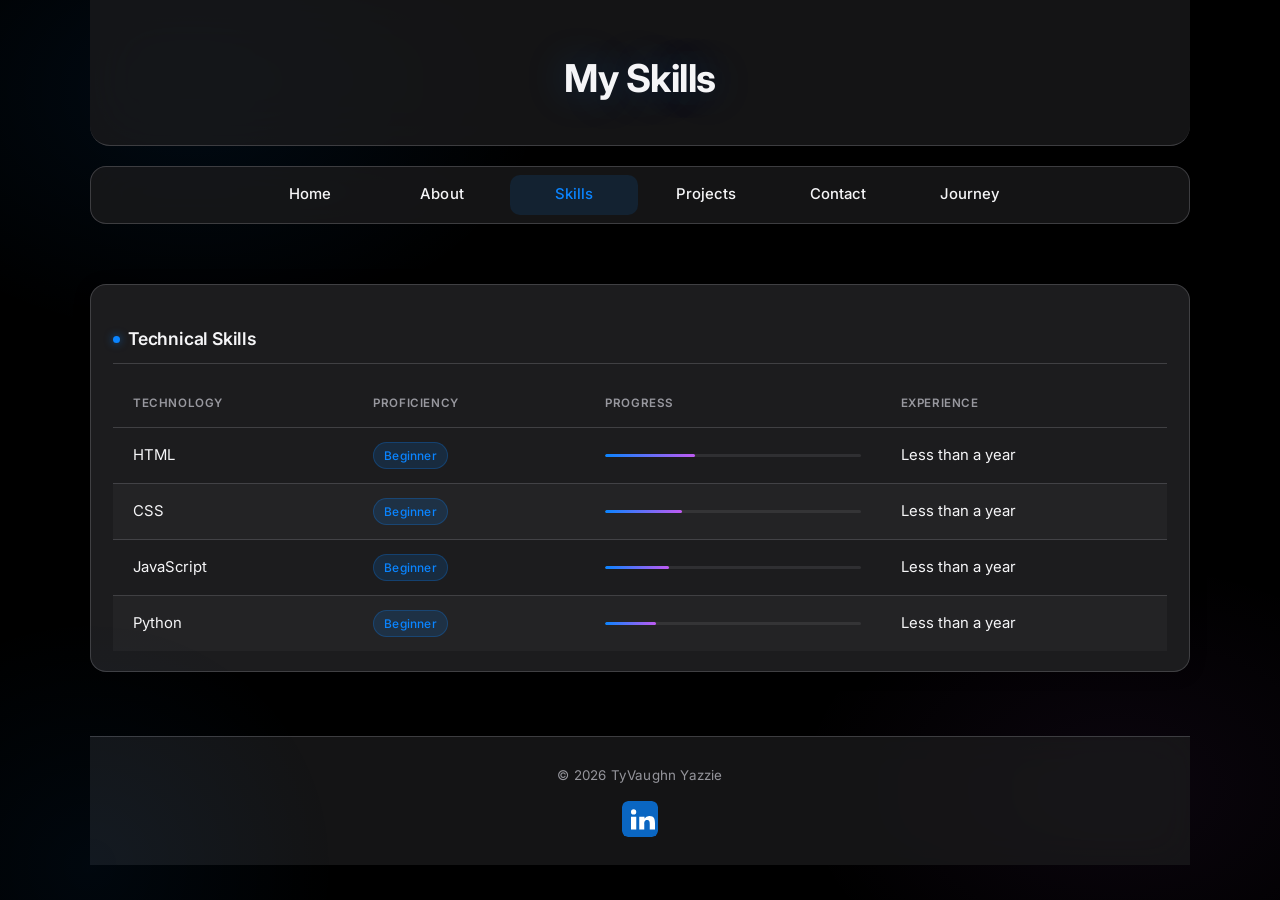
<file: skills.html>
<!DOCTYPE html>
<!--
Name: TyVaughn Yazzie
File Name: skills.html
Date: 3/24/2026
-->

<html lang="en">
<head>
  <meta charset="UTF-8">
  <title>Skills | TyVaughn Yazzie</title>
  <meta name="description" content="Explore TyVaughn Yazzie's technical skills including HTML, CSS, JavaScript, and Python — all actively growing through hands-on projects.">
  <meta name="viewport" content="width=device-width, initial-scale=1.0">
  <link rel="stylesheet" href="css/styles.css">
  <link href="https://fonts.googleapis.com/css2?family=Poppins:wght@400;600&display=swap" rel="stylesheet">
</head>

<body>

<header>
  <h1>My Skills</h1>
</header>

<nav>
  <button class="hamburger" id="hamburger" aria-label="Toggle navigation" aria-expanded="false">
    <span></span>
    <span></span>
    <span></span>
  </button>
  <ul>
    <li><a href="index.html">Home</a></li>
    <li><a href="about.html">About</a></li>
    <li><a href="skills.html">Skills</a></li>
    <li><a href="projects.html">Projects</a></li>
    <li><a href="contact.html">Contact</a></li>
    <li><a href="journey.html">Journey</a></li>
  </ul>
</nav>

<!-- Mobile View Content -->
<main class="mobile-section">
  <section id="skills">
    <h2>Technical Skills</h2>
    <div>
      <div class="skill-row">
        <div class="skill-row-header">
          <span class="skill-row-name">HTML</span>
          <span class="skill-row-pct">35%</span>
        </div>
        <div class="skill-bar"><div class="skill-bar-fill" data-pct="35%"></div></div>
      </div>
      <div class="skill-row">
        <div class="skill-row-header">
          <span class="skill-row-name">CSS</span>
          <span class="skill-row-pct">30%</span>
        </div>
        <div class="skill-bar"><div class="skill-bar-fill" data-pct="30%"></div></div>
      </div>
      <div class="skill-row">
        <div class="skill-row-header">
          <span class="skill-row-name">JavaScript</span>
          <span class="skill-row-pct">25%</span>
        </div>
        <div class="skill-bar"><div class="skill-bar-fill" data-pct="25%"></div></div>
      </div>
      <div class="skill-row">
        <div class="skill-row-header">
          <span class="skill-row-name">Python</span>
          <span class="skill-row-pct">20%</span>
        </div>
        <div class="skill-bar"><div class="skill-bar-fill" data-pct="20%"></div></div>
      </div>
    </div>
  </section>
</main>

<!-- Tablet/Desktop View Content, table shown on wider screens -->
<main class="desktop-section">
  <section id="skills">
    <h2>Technical Skills</h2>

    <table class="skills-table">
      <thead>
        <tr>
          <th>Technology</th>
          <th>Proficiency</th>
          <th>Progress</th>
          <th>Experience</th>
        </tr>
      </thead>
      <tbody>
        <tr>
          <td>HTML</td>
          <td><span class="badge badge-beginner">Beginner</span></td>
          <td style="min-width:120px"><div class="skill-bar"><div class="skill-bar-fill" data-pct="35%"></div></div></td>
          <td>Less than a year</td>
        </tr>
        <tr>
          <td>CSS</td>
          <td><span class="badge badge-beginner">Beginner</span></td>
          <td><div class="skill-bar"><div class="skill-bar-fill" data-pct="30%"></div></div></td>
          <td>Less than a year</td>
        </tr>
        <tr>
          <td>JavaScript</td>
          <td><span class="badge badge-beginner">Beginner</span></td>
          <td><div class="skill-bar"><div class="skill-bar-fill" data-pct="25%"></div></div></td>
          <td>Less than a year</td>
        </tr>
        <tr>
          <td>Python</td>
          <td><span class="badge badge-beginner">Beginner</span></td>
          <td><div class="skill-bar"><div class="skill-bar-fill" data-pct="20%"></div></div></td>
          <td>Less than a year</td>
        </tr>
      </tbody>
    </table>

  </section>
</main>

<footer>
  <p>&copy; 2026 TyVaughn Yazzie</p>
  <div class="social-icons">
    <a href="https://www.linkedin.com" target="_blank" rel="noopener noreferrer" class="social-icon-link" aria-label="LinkedIn">
      <img src="images/linkedin-icon.svg" alt="LinkedIn" class="social-icon">
    </a>
  </div>
</footer>

<script src="script.js"></script>
</body>
</html>
</file>
<file: css/styles.css>
/*
Name: TyVaughn Yazzie
File Name: styles.css
Date: 3/24/2026
*/

@import url('https://fonts.googleapis.com/css2?family=Inter:wght@300;400;500;600;700&display=swap');

/* CSS Reset */
body, header, nav, main, footer, section, article, aside, figure, figcaption, h1, h2, h3, p, ul, li, a, img, iframe, ol {
  margin: 0;
  padding: 0;
  border: 0;
}

html {
  scroll-behavior: smooth;
}

/* macOS dark color system */
:root {
  --bg:       #000000;
  --panel:    #1c1c1e;
  --card:     #2c2c2e;
  --ink:      #f5f5f7;
  --secondary: rgba(235, 235, 245, 0.6);
  --tertiary:  rgba(235, 235, 245, 0.3);
  --accent:   #0a84ff;
  --purple:   #bf5af2;
  --orange:   #ff9f0a;
  --red:      #ff453a;
  --green:    #30d158;
  --line:     rgba(84, 84, 88, 0.65);
  --glass:    rgba(28, 28, 30, 0.72);
}

body {
  background-color: var(--bg);
  color: var(--ink);
  font-family: -apple-system, BlinkMacSystemFont, 'SF Pro Display', 'Inter', 'Helvetica Neue', sans-serif;
  line-height: 1.6;
  padding: 0 16px;
  -webkit-font-smoothing: antialiased;
  text-rendering: optimizeLegibility;
  animation: fadeIn 0.35s ease;
}

@keyframes fadeIn {
  from { opacity: 0; transform: translateY(8px); }
  to   { opacity: 1; transform: translateY(0); }
}

/* ambient color blobs bleeding through the dark background */
body::before {
  content: '';
  position: fixed;
  top: -20%;
  left: -15%;
  width: 60%;
  height: 60%;
  background: radial-gradient(ellipse at center, rgba(10, 132, 255, 0.08) 0%, transparent 65%);
  pointer-events: none;
  z-index: -1;
}

body::after {
  content: '';
  position: fixed;
  bottom: -15%;
  right: -15%;
  width: 55%;
  height: 55%;
  background: radial-gradient(ellipse at center, rgba(191, 90, 242, 0.06) 0%, transparent 65%);
  pointer-events: none;
  z-index: -1;
}

/* thin macOS-style scrollbar */
::-webkit-scrollbar { width: 5px; }
::-webkit-scrollbar-track { background: transparent; }
::-webkit-scrollbar-thumb {
  background: rgba(84, 84, 88, 0.5);
  border-radius: 3px;
}
::-webkit-scrollbar-thumb:hover {
  background: rgba(84, 84, 88, 0.8);
}

a {
  color: var(--accent);
  text-decoration: none;
  transition: opacity 0.18s ease;
}

a:hover {
  opacity: 0.72;
}

/* Header - frosted glass title bar */
header {
  text-align: center;
  padding: 48px 20px 36px;
  background: var(--glass);
  backdrop-filter: blur(30px);
  -webkit-backdrop-filter: blur(30px);
  border-bottom: 1px solid var(--line);
  border-radius: 0 0 20px 20px;
  margin-bottom: 20px;
}

header h1 {
  font-size: 2.4em;
  font-weight: 700;
  color: var(--ink);
  letter-spacing: -0.5px;
  text-shadow: 0 0 40px rgba(10, 132, 255, 0.25);
  animation: titleGlow 4s ease-in-out infinite;
}

header h2 {
  font-size: 1em;
  font-weight: 400;
  color: var(--secondary);
  margin-top: 6px;
}

figure {
  margin: 16px auto 0;
  text-align: center;
}

figcaption {
  font-size: 0.88em;
  color: var(--secondary);
  margin-top: 10px;
}

/* Nav - frosted glass pill bar */
nav {
  background: var(--glass);
  backdrop-filter: blur(20px);
  -webkit-backdrop-filter: blur(20px);
  border: 1px solid var(--line);
  border-radius: 16px;
  margin-bottom: 24px;
  padding: 8px;
  display: flex;
  flex-direction: column;
}

nav ul {
  list-style-type: none;
  display: none;
}

nav li {
  margin: 4px 0;
}

nav a {
  display: block;
  padding: 10px 14px;
  color: var(--ink);
  text-align: center;
  border-radius: 10px;
  font-weight: 500;
  font-size: 0.93em;
  letter-spacing: 0.1px;
  transition: background-color 0.18s ease, transform 0.15s ease;
}

nav a:hover {
  opacity: 1;
}

nav.nav-open ul {
  display: block;
  animation: menuOpen 0.22s cubic-bezier(0.4, 0, 0.2, 1) forwards;
}

/* Hamburger button */
.hamburger {
  display: flex;
  flex-direction: column;
  justify-content: center;
  gap: 5px;
  padding: 8px 10px;
  background: none;
  border: none;
  cursor: pointer;
  align-self: flex-end;
  border-radius: 8px;
  transition: background-color 0.18s ease;
}

.hamburger:hover {
  background-color: rgba(255, 255, 255, 0.08);
}

.hamburger span {
  display: block;
  width: 22px;
  height: 2px;
  background: var(--ink);
  border-radius: 2px;
  transition: transform 0.25s ease, opacity 0.25s ease;
}

/* CSS transform: bars rotate into an X when menu is open */
nav.nav-open .hamburger span:nth-child(1) {
  transform: translateY(7px) rotate(45deg);
}

nav.nav-open .hamburger span:nth-child(2) {
  opacity: 0;
  transform: scaleX(0);
}

nav.nav-open .hamburger span:nth-child(3) {
  transform: translateY(-7px) rotate(-45deg);
}

main {
  padding-bottom: 24px;
}

main h2,
main h3 {
  margin-top: 20px;
  margin-bottom: 8px;
  font-weight: 600;
  letter-spacing: -0.2px;
}

main p {
  margin-bottom: 12px;
  color: var(--secondary);
  font-size: 0.96em;
  line-height: 1.65;
}

img {
  max-width: 100%;
  height: auto;
  display: block;
  margin: 12px auto;
  border-radius: 14px;
}

/* circular profile picture like macOS contact cards */
.pfp {
  width: 140px;
  height: 140px;
  object-fit: cover;
  border-radius: 50%;
  border: 2px solid rgba(255, 255, 255, 0.15);
  margin: 20px auto 12px;
  box-shadow: 0 8px 32px rgba(0, 0, 0, 0.6);
  animation: float 5s ease-in-out infinite;
}

/* Cards */
.card {
  background: var(--panel);
  border: 1px solid var(--line);
  border-radius: 16px;
  padding: 20px;
  margin: 16px 0;
  box-shadow: 0 4px 24px rgba(0, 0, 0, 0.4);
  transition: transform 0.22s ease, box-shadow 0.22s ease;
}

.mobile-section {
  display: block;
  padding: 20px 0;
}

.desktop-section {
  display: none;
  padding: 20px 0;
}

/* Sections - dark material cards */
section {
  background: var(--panel);
  color: var(--ink);
  margin-top: 16px;
  padding: 20px 22px;
  border: 1px solid var(--line);
  border-radius: 16px;
  box-shadow: 0 2px 16px rgba(0, 0, 0, 0.3);
  transition: box-shadow 0.25s ease, transform 0.25s ease;
}

section h2 {
  font-size: 1.1em;
  font-weight: 600;
  color: var(--ink);
  padding-bottom: 10px;
  border-bottom: 1px solid var(--line);
  margin-bottom: 12px;
  letter-spacing: -0.2px;
  display: flex;
  align-items: center;
  gap: 8px;
}

section h2::before {
  content: '';
  flex-shrink: 0;
  width: 7px;
  height: 7px;
  border-radius: 50%;
  background: var(--accent);
  box-shadow: 0 0 8px rgba(10, 132, 255, 0.6);
  animation: dotPulse 2.8s ease-in-out infinite;
}

section.not-ready h2::before {
  background: #ff453a;
  box-shadow: 0 0 8px rgba(255, 69, 58, 0.6);
  animation: dotPulseRed 2.8s ease-in-out infinite;
}

section.clickable-card {
  position: relative;
  cursor: pointer;
}

section.clickable-card:active {
  transform: translateY(1px) scale(0.99);
  box-shadow: 0 1px 6px rgba(0, 0, 0, 0.3);
}

.click-hint {
  display: block;
  margin-top: 10px;
  font-size: 0.72em;
  color: var(--accent);
  opacity: 0.6;
  letter-spacing: 0.2px;
}

article {
  margin-top: 8px;
  padding: 4px;
}

/* Aside - subtle amber tint */
aside {
  background: rgba(48, 209, 88, 0.06);
  padding: 20px 22px;
  margin-top: 16px;
  color: var(--ink);
  border: 1px solid rgba(48, 209, 88, 0.2);
  border-radius: 16px;
  box-shadow: 0 2px 16px rgba(0, 0, 0, 0.25);
}

aside h2 {
  font-size: 1.1em;
  font-weight: 600;
  color: var(--orange);
  padding-bottom: 10px;
  border-bottom: 1px solid rgba(48, 209, 88, 0.18);
  margin-bottom: 12px;
  display: flex;
  align-items: center;
  gap: 8px;
}

aside h2::before {
  content: '';
  flex-shrink: 0;
  width: 7px;
  height: 7px;
  border-radius: 50%;
  background: var(--orange);
  box-shadow: 0 0 8px rgba(48, 209, 88, 0.6);
}

/* Contact page — two-column grid layout */
.contact-grid {
  display: flex;
  flex-direction: column;
  gap: 0;
}

.contact-left {
  display: flex;
  flex-direction: column;
}

/* Contact info rows — macOS settings-row style */
.contact-info-row {
  display: flex;
  align-items: center;
  gap: 14px;
  padding: 13px 0;
  border-bottom: 1px solid var(--line);
}

.contact-info-row:last-child {
  border-bottom: none;
}

.contact-icon {
  flex-shrink: 0;
  width: 36px;
  height: 36px;
  display: flex;
  align-items: center;
  justify-content: center;
  background: rgba(10, 132, 255, 0.1);
  border: 1px solid rgba(10, 132, 255, 0.22);
  border-radius: 9px;
  font-size: 0.9em;
  color: var(--accent);
}

.contact-detail {
  display: flex;
  flex-direction: column;
  gap: 2px;
  min-width: 0;
}

.contact-label {
  font-size: 0.72em;
  font-weight: 600;
  text-transform: uppercase;
  letter-spacing: 0.5px;
  color: var(--tertiary);
}

.contact-value {
  font-size: 0.93em;
  font-weight: 500;
  color: var(--ink);
  white-space: nowrap;
  overflow: hidden;
  text-overflow: ellipsis;
}

a.contact-value {
  color: var(--accent);
}

a.contact-value:hover {
  opacity: 0.75;
}

/* Form intro text */
.form-intro {
  color: var(--secondary);
  font-size: 0.9em;
  margin-top: -2px;
  margin-bottom: 4px;
  line-height: 1.55;
}

/* Map embed */
iframe {
  width: 100%;
  max-width: 100%;
  border: 0;
  border-radius: 14px;
  margin-top: 14px;
}

.map-embed {
  height: 220px;
  display: block;
}

/* Skills Table - macOS-style minimal table */
.skills-table {
  width: 100%;
  border-collapse: collapse;
  margin-top: 16px;
  font-size: 0.93em;
}

.skills-table th {
  padding: 10px 16px;
  text-align: left;
  font-size: 0.78em;
  font-weight: 600;
  text-transform: uppercase;
  letter-spacing: 0.6px;
  color: var(--secondary);
  border-bottom: 1px solid var(--line);
}

.skills-table td {
  padding: 12px 16px;
  text-align: left;
  border-bottom: 1px solid var(--line);
  color: var(--ink);
}

.skills-table thead {
  background: transparent;
}

.skills-table tbody tr {
  transition: background-color 0.18s ease;
}

.skills-table tbody tr:nth-child(even) {
  background-color: rgba(255, 255, 255, 0.03);
}

.skills-table tbody tr:last-child td {
  border-bottom: none;
}

.skills-table tbody tr:hover {
  background-color: rgba(10, 132, 255, 0.1);
}

/* Contact Form */
.contact-form {
  display: flex;
  flex-direction: column;
  gap: 10px;
  margin-top: 16px;
}

.contact-form label {
  font-weight: 500;
  color: var(--secondary);
  font-size: 0.87em;
  letter-spacing: 0.2px;
}

.contact-form input,
.contact-form select,
.contact-form textarea {
  width: 100%;
  padding: 11px 14px;
  border: 1px solid var(--line);
  border-radius: 10px;
  background: var(--card);
  color: var(--ink);
  font-family: -apple-system, BlinkMacSystemFont, 'SF Pro Display', 'Inter', sans-serif;
  font-size: 0.94em;
  box-sizing: border-box;
  transition: border-color 0.2s ease, box-shadow 0.2s ease;
  outline: none;
}

.contact-form input::placeholder,
.contact-form textarea::placeholder {
  color: var(--tertiary);
}

.contact-form select option {
  background: var(--card);
  color: var(--ink);
}

.contact-form input:focus,
.contact-form select:focus,
.contact-form textarea:focus {
  border-color: var(--accent);
  box-shadow: 0 0 0 3px rgba(10, 132, 255, 0.2);
}

.contact-form textarea {
  resize: vertical;
}

/* Submit button - macOS blue action button */
.submit-btn {
  padding: 12px 24px;
  background: var(--accent);
  color: #fff;
  border: none;
  border-radius: 10px;
  font-family: -apple-system, BlinkMacSystemFont, 'SF Pro Display', 'Inter', sans-serif;
  font-size: 0.95em;
  font-weight: 600;
  cursor: pointer;
  box-shadow: 0 2px 12px rgba(10, 132, 255, 0.4);
  transition: opacity 0.18s ease, transform 0.15s ease, box-shadow 0.18s ease;
  align-self: flex-start;
}

.submit-btn:hover {
  opacity: 0.86;
  transform: translateY(-1px);
  box-shadow: 0 4px 20px rgba(10, 132, 255, 0.5);
}

/* Footer - frosted glass bar */
footer {
  text-align: center;
  padding: 28px 0;
  background: var(--glass);
  backdrop-filter: blur(20px);
  -webkit-backdrop-filter: blur(20px);
  border-top: 1px solid var(--line);
  font-size: 0.88em;
  margin-top: 44px;
}

footer p {
  color: var(--secondary);
  font-weight: 400;
  font-size: 0.95em;
  letter-spacing: 0.2px;
}

footer ul {
  list-style-type: none;
  margin-top: 12px;
}

footer li {
  margin: 5px 0;
  color: var(--secondary);
  font-size: 0.92em;
}

/* Tablet Layout (min-width: 600px) */
@media screen and (min-width: 600px) {

  .mobile-section { display: none; }
  .desktop-section { display: block; }

  body {
    max-width: 980px;
    margin: 0 auto;
  }

  nav ul {
    display: flex;
    justify-content: center;
    gap: 4px;
    flex-wrap: wrap;
  }

  nav li { margin: 0; }

  .hamburger { display: none; }

  nav a {
    min-width: 96px;
    padding: 8px 16px;
  }

  #projects,
  #home {
    display: grid;
    grid-template-columns: 1fr 1fr;
    gap: 16px;
  }

  .grid {
    display: grid;
    grid-template-columns: auto auto;
    grid-gap: 20px;
  }

  aside { grid-column: span 2; }

  footer ul {
    display: grid;
    grid-template-columns: 1fr 1fr;
    gap: 8px;
    justify-items: center;
    max-width: 500px;
    margin: 12px auto 0;
  }

  .skills-table th,
  .skills-table td { padding: 13px 18px; }

  .contact-form { max-width: 560px; }

  .map-embed { height: 260px; }
}

/* Desktop Layout (min-width: 900px) */
@media screen and (min-width: 900px) {

  body { max-width: 1100px; }

  #projects, #home { grid-template-columns: 1fr 1fr 1fr; }
  .grid { grid-template-columns: auto auto auto auto; }
  #projects.grid { grid-template-columns: repeat(3, 1fr); }
  aside { grid-column: span 4; }

  nav a:hover {
    background-color: rgba(255, 255, 255, 0.08);
    color: var(--ink);
    transform: translateY(-1px);
  }

  .card:hover {
    transform: translateY(-3px);
    box-shadow: 0 10px 40px rgba(0, 0, 0, 0.5), 0 0 0 1px rgba(10, 132, 255, 0.25);
  }

  section:hover {
    box-shadow: 0 8px 32px rgba(0, 0, 0, 0.4), 0 0 0 1px rgba(10, 132, 255, 0.18);
    transform: translateY(-2px);
  }

  .skills-table th,
  .skills-table td { padding: 14px 20px; }

  .contact-form {
    display: grid;
    grid-template-columns: 1fr 1fr;
    gap: 14px;
    max-width: 720px;
  }

  .contact-form label[for="subject"],
  .contact-form label[for="message"] { grid-column: 1 / -1; }

  .contact-form select,
  .contact-form textarea,
  .submit-btn { grid-column: 1 / -1; }

  /* Contact page side-by-side layout */
  .contact-grid {
    display: grid;
    grid-template-columns: 1fr 1.15fr;
    gap: 20px;
    align-items: start;
  }

  #contact-form .contact-form {
    max-width: none;
  }

  .map-embed { height: 250px; }
}

/* proficiency badge pill */
.badge {
  display: inline-block;
  padding: 3px 10px;
  border-radius: 20px;
  font-size: 0.8em;
  font-weight: 500;
  letter-spacing: 0.2px;
}

.badge-beginner {
  background: rgba(10, 132, 255, 0.15);
  color: var(--accent);
  border: 1px solid rgba(10, 132, 255, 0.25);
}

/* =====================
   Keyframe Animations
   ===================== */

/* Profile picture gentle float */
@keyframes float {
  0%, 100% { transform: translateY(0); }
  50%       { transform: translateY(-7px); }
}

/* Header title glow breathe */
@keyframes titleGlow {
  0%, 100% { text-shadow: 0 0 40px rgba(10, 132, 255, 0.25); }
  50%       { text-shadow: 0 0 70px rgba(10, 132, 255, 0.55), 0 0 100px rgba(191, 90, 242, 0.2); }
}

/* Blue status dot pulse */
@keyframes dotPulse {
  0%, 100% { box-shadow: 0 0 6px rgba(10, 132, 255, 0.5); }
  50%       { box-shadow: 0 0 16px rgba(10, 132, 255, 1); }
}

/* Red status dot pulse */
@keyframes dotPulseRed {
  0%, 100% { box-shadow: 0 0 6px rgba(255, 69, 58, 0.5); }
  50%       { box-shadow: 0 0 16px rgba(255, 69, 58, 1); }
}

/* Mobile nav menu slide-in */
@keyframes menuOpen {
  from { opacity: 0; transform: translateY(-10px); }
  to   { opacity: 1; transform: translateY(0); }
}

/* Scroll reveal — JS adds .in-view via IntersectionObserver */
.animate-on-scroll {
  opacity: 0;
  transform: translateY(22px);
  transition: opacity 0.55s cubic-bezier(0.4, 0, 0.2, 1),
              transform 0.55s cubic-bezier(0.4, 0, 0.2, 1);
}

.animate-on-scroll.in-view {
  opacity: 1;
  transform: translateY(0);
}

/* Social Media Icons */
.social-icons {
  display: flex;
  justify-content: center;
  gap: 14px;
  margin-top: 14px;
}

.social-icon-link {
  display: inline-flex;
  align-items: center;
  gap: 6px;
  color: var(--secondary);
  font-size: 0.88em;
  opacity: 1;
  transition: opacity 0.18s ease, transform 0.18s ease;
}

.social-icon-link:hover {
  opacity: 0.75;
  transform: translateY(-2px);
}

.social-icon {
  width: 28px;
  height: 28px;
  border-radius: 6px;
  margin: 0;
  display: inline-block;
  vertical-align: middle;
}

/* Tablet viewport: slightly larger icon */
@media screen and (min-width: 600px) {
  .social-icon {
    width: 32px;
    height: 32px;
  }
}

/* Desktop viewport: larger icon with hover lift */
@media screen and (min-width: 900px) {
  .social-icon {
    width: 36px;
    height: 36px;
  }

  .social-icon-link:hover {
    opacity: 0.8;
    transform: translateY(-3px);
  }
}

/* Contact form result messages */
.form-result {
  margin-top: 12px;
  padding: 11px 14px;
  border-radius: 10px;
  font-size: 0.9em;
  font-weight: 500;
  animation: fadeUp 0.3s ease forwards;
}

.form-result--success {
  background: rgba(48, 209, 88, 0.12);
  color: var(--green);
  border: 1px solid rgba(48, 209, 88, 0.3);
}

.form-result--error {
  background: rgba(255, 69, 58, 0.12);
  color: var(--red);
  border: 1px solid rgba(255, 69, 58, 0.3);
}

/* Smooth out transition curves globally */
nav a, section, .card, aside, a, .submit-btn {
  transition-timing-function: cubic-bezier(0.4, 0, 0.2, 1);
}

/* Active nav link */
nav a.active {
  background-color: rgba(10, 132, 255, 0.12);
  color: var(--accent);
}

/* Scroll progress bar */
.scroll-progress {
  position: fixed;
  top: 0; left: 0;
  height: 2px;
  width: 0%;
  background: linear-gradient(90deg, var(--accent), var(--purple));
  z-index: 9999;
  border-radius: 0 2px 2px 0;
  pointer-events: none;
}

/* Cursor glow (desktop only) */
.cursor-glow {
  position: fixed;
  width: 500px;
  height: 500px;
  border-radius: 50%;
  background: radial-gradient(ellipse at center, rgba(10, 132, 255, 0.055) 0%, transparent 70%);
  pointer-events: none;
  transform: translate(-50%, -50%);
  z-index: 0;
  transition: left 0.07s linear, top 0.07s linear;
}

/* Back to top button */
.back-to-top {
  position: fixed;
  bottom: 28px; right: 28px;
  width: 42px; height: 42px;
  background: var(--glass);
  backdrop-filter: blur(16px);
  -webkit-backdrop-filter: blur(16px);
  border: 1px solid var(--line);
  border-radius: 50%;
  display: flex;
  align-items: center;
  justify-content: center;
  cursor: pointer;
  color: var(--secondary);
  font-size: 1.1em;
  line-height: 1;
  opacity: 0;
  transform: translateY(10px);
  transition: opacity 0.3s cubic-bezier(0.4, 0, 0.2, 1),
              transform 0.3s cubic-bezier(0.4, 0, 0.2, 1),
              background 0.2s ease,
              border-color 0.2s ease,
              color 0.2s ease;
  z-index: 999;
}
.back-to-top.visible { opacity: 1; transform: translateY(0); }
.back-to-top:hover {
  background: rgba(10, 132, 255, 0.15);
  color: var(--accent);
  border-color: rgba(10, 132, 255, 0.3);
}

/* Skill bars */
.skill-row {
  padding: 12px 0;
  border-bottom: 1px solid var(--line);
}
.skill-row:last-child { border-bottom: none; }
.skill-row-header {
  display: flex;
  justify-content: space-between;
  align-items: center;
  margin-bottom: 7px;
}
.skill-row-name { font-size: 0.93em; color: var(--ink); font-weight: 500; }
.skill-row-pct  { font-size: 0.79em; color: var(--secondary); }
.skill-bar {
  height: 3px;
  background: rgba(84, 84, 88, 0.35);
  border-radius: 4px;
  overflow: hidden;
}
.skill-bar-fill {
  height: 100%;
  border-radius: 4px;
  background: linear-gradient(90deg, var(--accent), var(--purple));
  width: 0%;
  transition: width 1.2s cubic-bezier(0.4, 0, 0.2, 1);
}

/* Timeline (journey page) */
.timeline {
  position: relative;
  padding-left: 18px;
  display: flex;
  flex-direction: column;
  gap: 0;
}
.timeline::before {
  content: '';
  position: absolute;
  left: 0; top: 16px; bottom: 16px;
  width: 2px;
  background: linear-gradient(to bottom, var(--accent), var(--purple), transparent);
  border-radius: 2px;
}
.timeline .timeline-item {
  position: relative;
  margin-left: 14px;
}
.timeline .timeline-item::before {
  content: '';
  position: absolute;
  left: -26px; top: 19px;
  width: 10px; height: 10px;
  border-radius: 50%;
  background: var(--accent);
  box-shadow: 0 0 10px rgba(10, 132, 255, 0.7);
  border: 2px solid var(--bg);
  z-index: 1;
}

/* Tech tags */
.tech-tag {
  display: inline-block;
  padding: 3px 9px;
  border-radius: 6px;
  font-size: 0.75em;
  font-weight: 500;
  background: rgba(255, 255, 255, 0.05);
  color: var(--tertiary);
  border: 1px solid var(--line);
  margin: 6px 3px 0 0;
}
</file>
